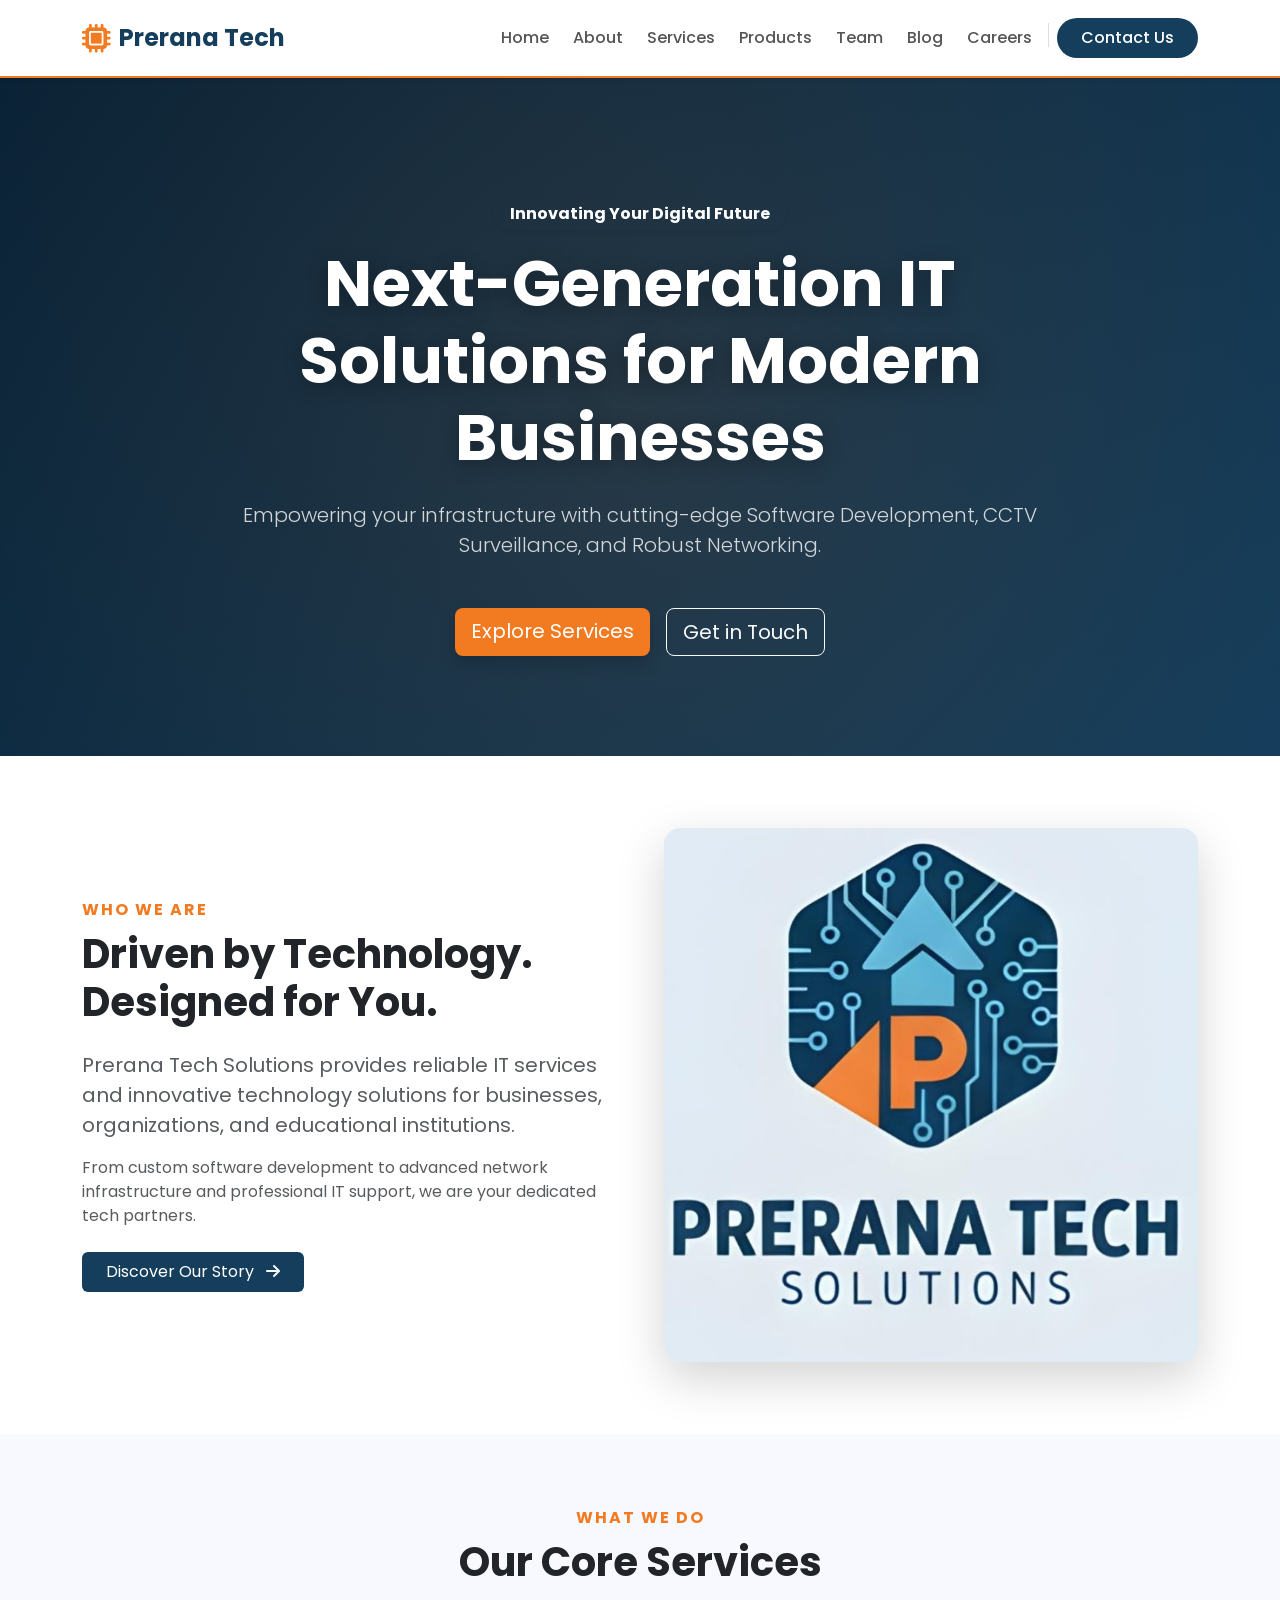
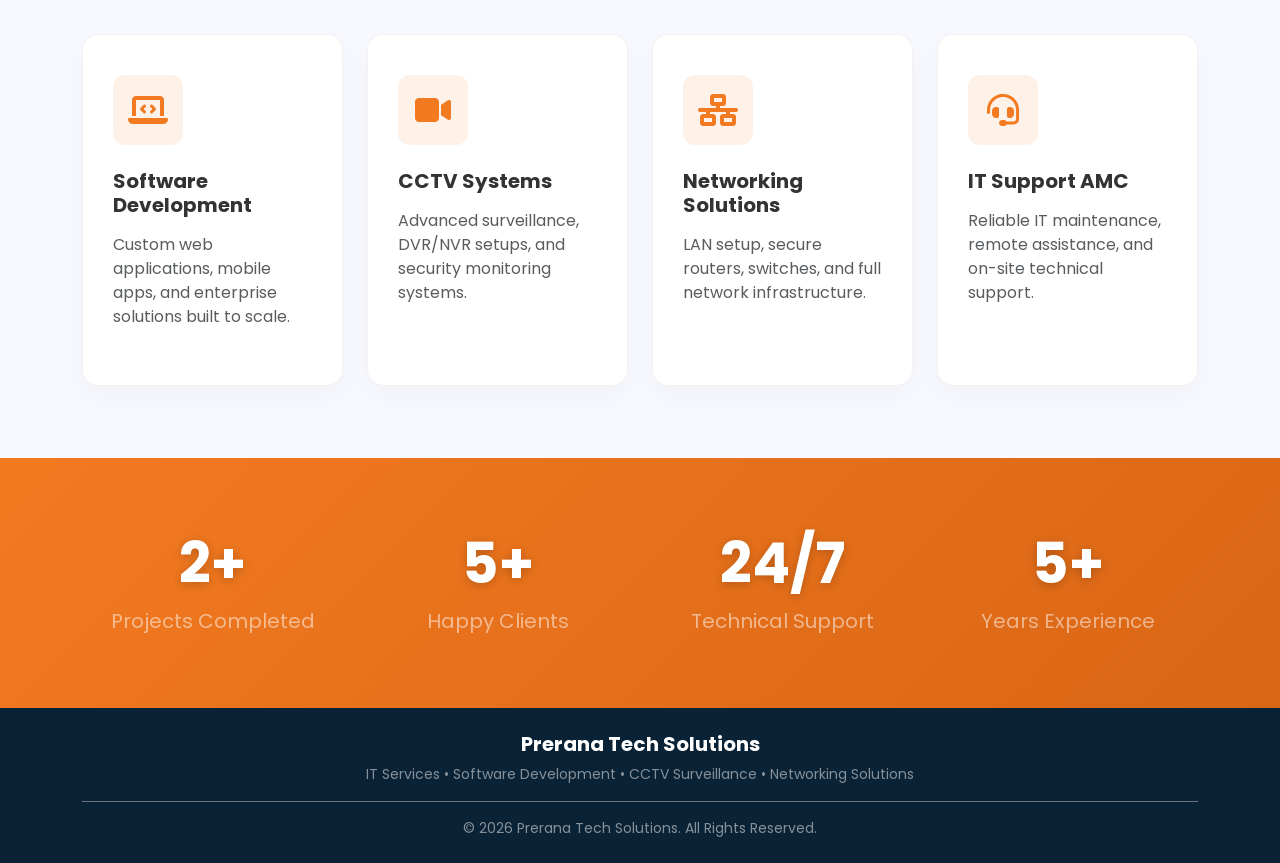
<file: index.html>
<!DOCTYPE html>
<html lang="en">
<head>
    <meta charset="UTF-8">
    <meta name="viewport" content="width=device-width, initial-scale=1.0">
    <title>Prerana Tech Solutions | IT Services & Technology Solutions</title>
    <link href="https://fonts.googleapis.com/css2?family=Poppins:wght@300;400;600;700&display=swap" rel="stylesheet">
    <link href="https://cdn.jsdelivr.net/npm/bootstrap@5.3.2/dist/css/bootstrap.min.css" rel="stylesheet">
    <link href="https://cdnjs.cloudflare.com/ajax/libs/font-awesome/6.5.0/css/all.min.css" rel="stylesheet">
    <link rel="stylesheet" href="style.css">
</head>
<body class="d-flex flex-column min-vh-100">

    <nav class="navbar navbar-expand-lg sticky-top custom-navbar shadow-sm">
        <div class="container">
            <a class="navbar-brand fw-bold d-flex align-items-center gap-2" href="index.html">
                <i class="fa-solid fa-microchip brand-icon"></i> 
                <span>Prerana Tech</span>
            </a>
            <button class="navbar-toggler" type="button" data-bs-toggle="collapse" data-bs-target="#navbarNav" aria-controls="navbarNav" aria-expanded="false" aria-label="Toggle navigation">
                <i class="fa-solid fa-bars"></i>
            </button>
            <div class="collapse navbar-collapse justify-content-end" id="navbarNav">
                <ul class="navbar-nav align-items-center gap-2">
    <li class="nav-item"><a class="nav-link" href="index.html">Home</a></li>
    <li class="nav-item"><a class="nav-link" href="about.html">About</a></li>
    <li class="nav-item"><a class="nav-link" href="services.html">Services</a></li>
    <li class="nav-item"><a class="nav-link" href="products.html">Products</a></li>
    <li class="nav-item"><a class="nav-link" href="Team.html">Team</a></li>
    
    <li class="nav-item"><a class="nav-link" href="blog.html">Blog</a></li>
    <li class="nav-item"><a class="nav-link" href="careers.html">Careers</a></li>
    
    <li class="nav-item d-none d-lg-block"><span class="nav-divider" style="width: 1px; height: 24px; background: #ddd; display: inline-block;"></span></li>
    <li class="nav-item mt-2 mt-lg-0">
        <a class="nav-link btn-contact bg-orange" href="contact.html">Contact Us</a>
    </li>
</ul>
            </div>
        </div>
    </nav>

    <main class="flex-grow-1">
        <section class="hero-section text-center text-white">
            <div class="container hero-content">
                <div class="row justify-content-center">
                    <div class="col-lg-9">
                        <span class="badge bg-orange text-white mb-3 px-3 py-2 rounded-pill fs-6 shadow-sm">Innovating Your Digital Future</span>
                        <h1 class="display-3 fw-bold mb-4 hero-title">
                            Next-Generation IT Solutions for Modern Businesses
                        </h1>
                        <p class="lead mb-5 hero-subtitle">
                            Empowering your infrastructure with cutting-edge Software Development, CCTV Surveillance, and Robust Networking.
                        </p>
                        <div class="d-flex justify-content-center gap-3">
                            <a href="services.html" class="btn btn-orange btn-lg shadow">Explore Services</a>
                            <a href="contact.html" class="btn btn-outline-light btn-lg">Get in Touch</a>
                        </div>
                    </div>
                </div>
            </div>
            </section>

        <section class="py-5 bg-white">
            <div class="container py-4">
                <div class="row align-items-center g-5">
                    <div class="col-lg-6">
                        <div class="section-title mb-4">
                            <span class="text-orange fw-bold text-uppercase tracking-wider">Who We Are</span>
                            <h2 class="fw-bold text-dark mt-2 display-6">Driven by Technology. Designed for You.</h2>
                        </div>
                        <p class="text-muted fs-5">
                            Prerana Tech Solutions provides reliable IT services and innovative technology solutions for businesses, organizations, and educational institutions.
                        </p>
                        <p class="text-muted mb-4">
                            From custom software development to advanced network infrastructure and professional IT support, we are your dedicated tech partners.
                        </p>
                        <a href="about.html" class="btn btn-blue px-4 py-2">Discover Our Story <i class="fa-solid fa-arrow-right ms-2"></i></a>
                    </div>
                    <div class="col-lg-6 text-center position-relative">
                        <div class="image-wrapper shadow-lg rounded-4 overflow-hidden">
                            <img src="assets/images/logo.jpeg" alt="Team collaborating" class="img-fluid hero-img">
                        </div>
                    </div>
                </div>
            </div>
        </section>

        <section class="bg-light-gray py-5">
            <div class="container py-4">
                <div class="text-center mb-5">
                    <span class="text-orange fw-bold text-uppercase tracking-wider">What We Do</span>
                    <h2 class="fw-bold text-dark mt-2 display-6">Our Core Services</h2>
                </div>
                
                <div class="row g-4">
                    <div class="col-md-6 col-lg-3">
                        <div class="custom-card h-100">
                            <div class="icon-box mb-4">
                                <i class="fa-solid fa-laptop-code"></i>
                            </div>
                            <h5 class="fw-bold mb-3">Software Development</h5>
                            <p class="text-muted">Custom web applications, mobile apps, and enterprise solutions built to scale.</p>
                        </div>
                    </div>
                    <div class="col-md-6 col-lg-3">
                        <div class="custom-card h-100">
                            <div class="icon-box mb-4">
                                <i class="fa-solid fa-video"></i>
                            </div>
                            <h5 class="fw-bold mb-3">CCTV Systems</h5>
                            <p class="text-muted">Advanced surveillance, DVR/NVR setups, and security monitoring systems.</p>
                        </div>
                    </div>
                    <div class="col-md-6 col-lg-3">
                        <div class="custom-card h-100">
                            <div class="icon-box mb-4">
                                <i class="fa-solid fa-network-wired"></i>
                            </div>
                            <h5 class="fw-bold mb-3">Networking Solutions</h5>
                            <p class="text-muted">LAN setup, secure routers, switches, and full network infrastructure.</p>
                        </div>
                    </div>
                    <div class="col-md-6 col-lg-3">
                        <div class="custom-card h-100">
                            <div class="icon-box mb-4">
                                <i class="fa-solid fa-headset"></i>
                            </div>
                            <h5 class="fw-bold mb-3">IT Support AMC</h5>
                            <p class="text-muted">Reliable IT maintenance, remote assistance, and on-site technical support.</p>
                        </div>
                    </div>
                </div>
            </div>
        </section>

        <section class="stats-section text-white py-5 position-relative">
            <div class="container py-4">
                <div class="row g-4 text-center">
                    <div class="col-6 col-md-3">
                        <div class="stat-item">
                            <h2 class="display-4 fw-bold mb-2">2+</h2>
                            <p class="fs-5 mb-0 text-white-50">Projects Completed</p>
                        </div>
                    </div>
                    <div class="col-6 col-md-3">
                        <div class="stat-item">
                            <h2 class="display-4 fw-bold mb-2">5+</h2>
                            <p class="fs-5 mb-0 text-white-50">Happy Clients</p>
                        </div>
                    </div>
                    <div class="col-6 col-md-3">
                        <div class="stat-item">
                            <h2 class="display-4 fw-bold mb-2">24/7</h2>
                            <p class="fs-5 mb-0 text-white-50">Technical Support</p>
                        </div>
                    </div>
                    <div class="col-6 col-md-3">
                        <div class="stat-item">
                            <h2 class="display-4 fw-bold mb-2">5+</h2>
                            <p class="fs-5 mb-0 text-white-50">Years Experience</p>
                        </div>
                    </div>
                </div>
            </div>
        </section>

    </main>

    <footer class="custom-footer text-center py-4">
        <div class="container">
            <h5 class="fw-bold mb-2">Prerana Tech Solutions</h5>
            <p class="small text-white-50 mb-3">
                IT Services • Software Development • CCTV Surveillance • Networking Solutions
            </p>
            <div class="border-top border-secondary pt-3 mt-3">
                <p class="mb-0 small text-white-50">© 2026 Prerana Tech Solutions. All Rights Reserved.</p>
            </div>
        </div>
    </footer>

    <script src="https://cdn.jsdelivr.net/npm/bootstrap@5.3.2/dist/js/bootstrap.bundle.min.js"></script>
</body>
</html>
</file>
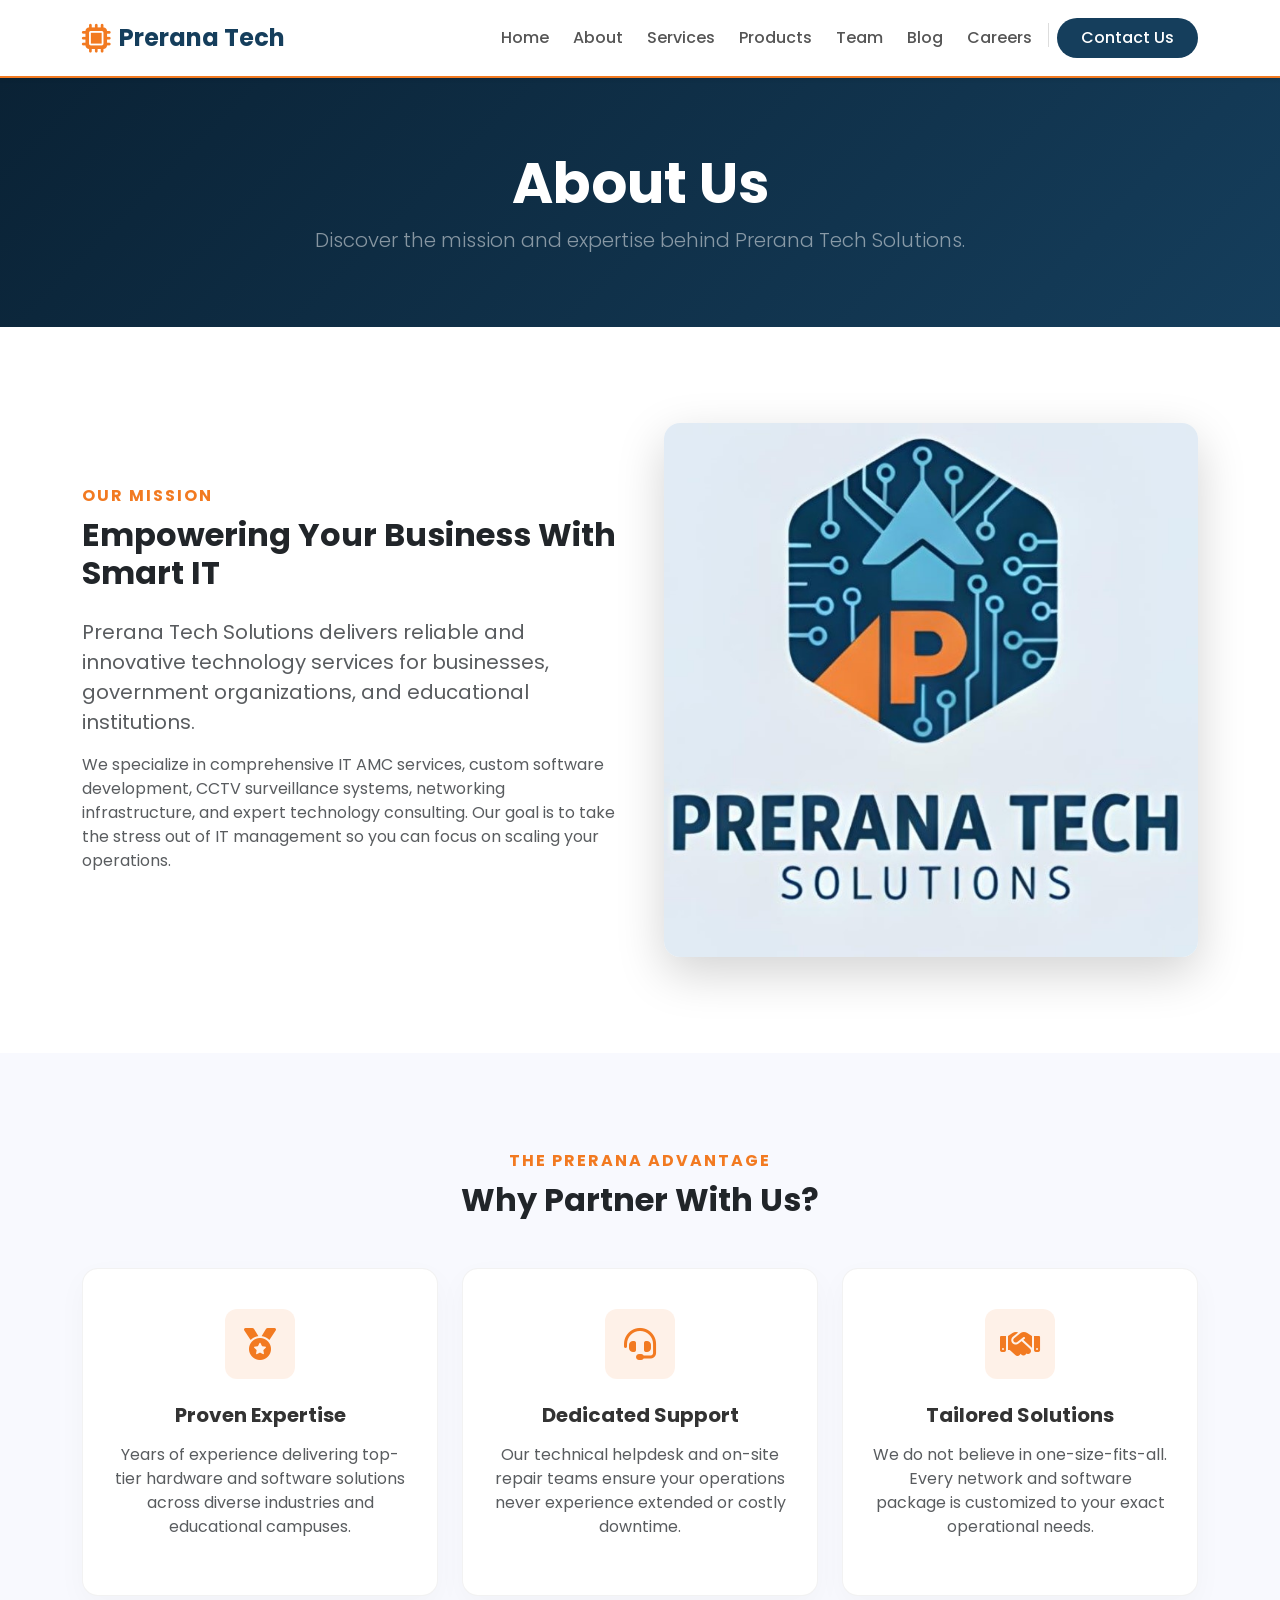
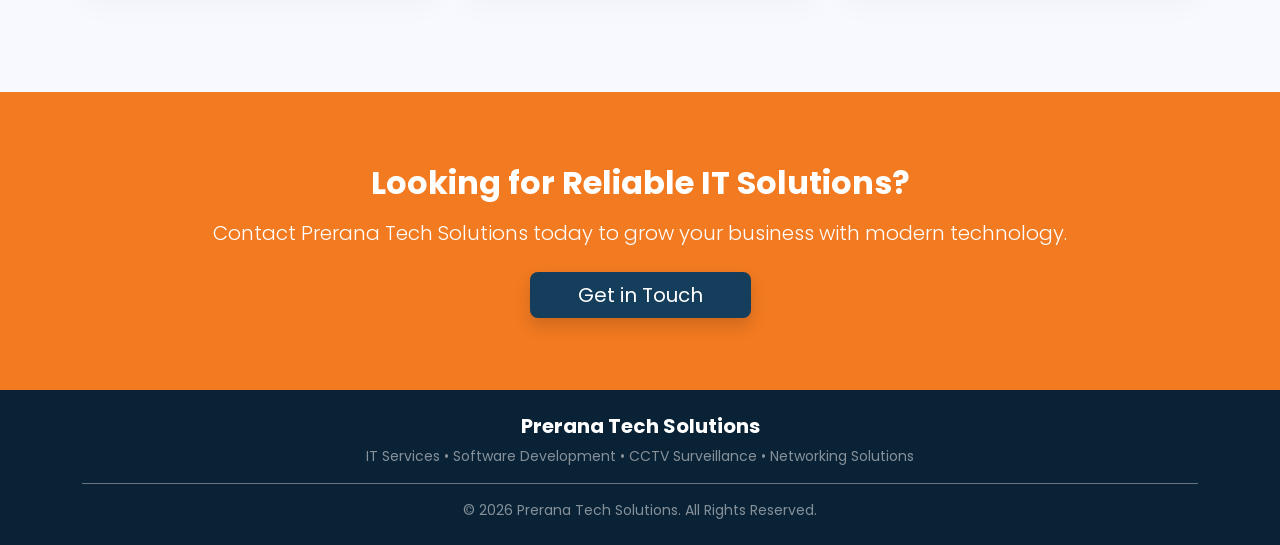
<file: about.html>
<!DOCTYPE html>
<html lang="en">
<head>
    <meta charset="UTF-8">
    <meta name="viewport" content="width=device-width, initial-scale=1.0">
    <title>About Us | Prerana Tech Solutions</title>
    <link href="https://fonts.googleapis.com/css2?family=Poppins:wght@300;400;600;700&display=swap" rel="stylesheet">
    <link href="https://cdn.jsdelivr.net/npm/bootstrap@5.3.2/dist/css/bootstrap.min.css" rel="stylesheet">
    <link href="https://cdnjs.cloudflare.com/ajax/libs/font-awesome/6.5.0/css/all.min.css" rel="stylesheet">
    <link rel="stylesheet" href="style.css">
</head>
<body class="d-flex flex-column min-vh-100">

    <nav class="navbar navbar-expand-lg sticky-top custom-navbar shadow-sm">
        <div class="container">
            <a class="navbar-brand fw-bold d-flex align-items-center gap-2" href="index.html">
                <i class="fa-solid fa-microchip brand-icon"></i> 
                <span>Prerana Tech</span>
            </a>
            <button class="navbar-toggler" type="button" data-bs-toggle="collapse" data-bs-target="#navbarNav" aria-controls="navbarNav" aria-expanded="false" aria-label="Toggle navigation">
                <i class="fa-solid fa-bars"></i>
            </button>
            <div class="collapse navbar-collapse justify-content-end" id="navbarNav">
                <ul class="navbar-nav align-items-center gap-2">
    <li class="nav-item"><a class="nav-link" href="index.html">Home</a></li>
    <li class="nav-item"><a class="nav-link" href="about.html">About</a></li>
    <li class="nav-item"><a class="nav-link" href="services.html">Services</a></li>
    <li class="nav-item"><a class="nav-link" href="products.html">Products</a></li>
    <li class="nav-item"><a class="nav-link" href="Team.html">Team</a></li>
    
    <li class="nav-item"><a class="nav-link" href="blog.html">Blog</a></li>
    <li class="nav-item"><a class="nav-link" href="careers.html">Careers</a></li>
    
    <li class="nav-item d-none d-lg-block"><span class="nav-divider" style="width: 1px; height: 24px; background: #ddd; display: inline-block;"></span></li>
    <li class="nav-item mt-2 mt-lg-0">
        <a class="nav-link btn-contact bg-orange" href="contact.html">Contact Us</a>
    </li>
</ul>
            </div>
        </div>
    </nav>

    <main class="flex-grow-1">

        <section class="py-5 text-center text-white" style="background: linear-gradient(135deg, var(--brand-blue-dark) 0%, var(--brand-blue) 100%);">
            <div class="container py-4">
                <h1 class="display-4 fw-bold">About Us</h1>
                <p class="lead text-white-50 mb-0">Discover the mission and expertise behind Prerana Tech Solutions.</p>
            </div>
        </section>

        <section class="py-5 bg-white">
            <div class="container py-5">
                <div class="row align-items-center g-5">
                    <div class="col-lg-6">
                        <span class="text-orange fw-bold text-uppercase tracking-wider">Our Mission</span>
                        <h2 class="fw-bold text-dark mt-2 mb-4">Empowering Your Business With Smart IT</h2>
                        <p class="text-muted fs-5">
                            Prerana Tech Solutions delivers reliable and innovative technology services for businesses, government organizations, and educational institutions.
                        </p>
                        <p class="text-muted mb-4">
                            We specialize in comprehensive IT AMC services, custom software development, CCTV surveillance systems, networking infrastructure, and expert technology consulting. Our goal is to take the stress out of IT management so you can focus on scaling your operations.
                        </p>
                    </div>
                    <div class="col-lg-6">
                        <div class="image-wrapper shadow-lg rounded-4 overflow-hidden">
                            <img src="assets/images/logo.jpeg" alt="Business team collaborating on IT solutions" class="img-fluid hero-img">
                        </div>
                    </div>
                </div>
            </div>
        </section>

        <section class="bg-light-gray py-5">
            <div class="container py-5">
                <div class="text-center mb-5">
                    <span class="text-orange fw-bold text-uppercase tracking-wider">The Prerana Advantage</span>
                    <h2 class="fw-bold text-dark mt-2">Why Partner With Us?</h2>
                </div>
                
                <div class="row g-4">
                    <div class="col-md-4">
                        <div class="custom-card h-100 text-center">
                            <div class="icon-box mx-auto mb-4">
                                <i class="fa-solid fa-medal"></i>
                            </div>
                            <h5 class="fw-bold mb-3">Proven Expertise</h5>
                            <p class="text-muted">Years of experience delivering top-tier hardware and software solutions across diverse industries and educational campuses.</p>
                        </div>
                    </div>
                    <div class="col-md-4">
                        <div class="custom-card h-100 text-center">
                            <div class="icon-box mx-auto mb-4">
                                <i class="fa-solid fa-headset"></i>
                            </div>
                            <h5 class="fw-bold mb-3">Dedicated Support</h5>
                            <p class="text-muted">Our technical helpdesk and on-site repair teams ensure your operations never experience extended or costly downtime.</p>
                        </div>
                    </div>
                    <div class="col-md-4">
                        <div class="custom-card h-100 text-center">
                            <div class="icon-box mx-auto mb-4">
                                <i class="fa-solid fa-handshake"></i>
                            </div>
                            <h5 class="fw-bold mb-3">Tailored Solutions</h5>
                            <p class="text-muted">We do not believe in one-size-fits-all. Every network and software package is customized to your exact operational needs.</p>
                        </div>
                    </div>
                </div>
            </div>
        </section>

        <section class="py-5 text-center text-white" style="background-color: var(--brand-orange);">
            <div class="container py-4">
                <h2 class="fw-bold mb-3">Looking for Reliable IT Solutions?</h2>
                <p class="lead mb-4">Contact Prerana Tech Solutions today to grow your business with modern technology.</p>
                <a href="contact.html" class="btn btn-blue btn-lg px-5 shadow">Get in Touch</a>
            </div>
        </section>

    </main>

    <footer class="custom-footer text-center py-4">
        <div class="container">
            <h5 class="fw-bold mb-2">Prerana Tech Solutions</h5>
            <p class="small text-white-50 mb-3">
                IT Services • Software Development • CCTV Surveillance • Networking Solutions
            </p>
            <div class="border-top border-secondary pt-3 mt-3">
                <p class="mb-0 small text-white-50">© 2026 Prerana Tech Solutions. All Rights Reserved.</p>
            </div>
        </div>
    </footer>

    <script src="https://cdn.jsdelivr.net/npm/bootstrap@5.3.2/dist/js/bootstrap.bundle.min.js"></script>
</body>
</html>
</file>
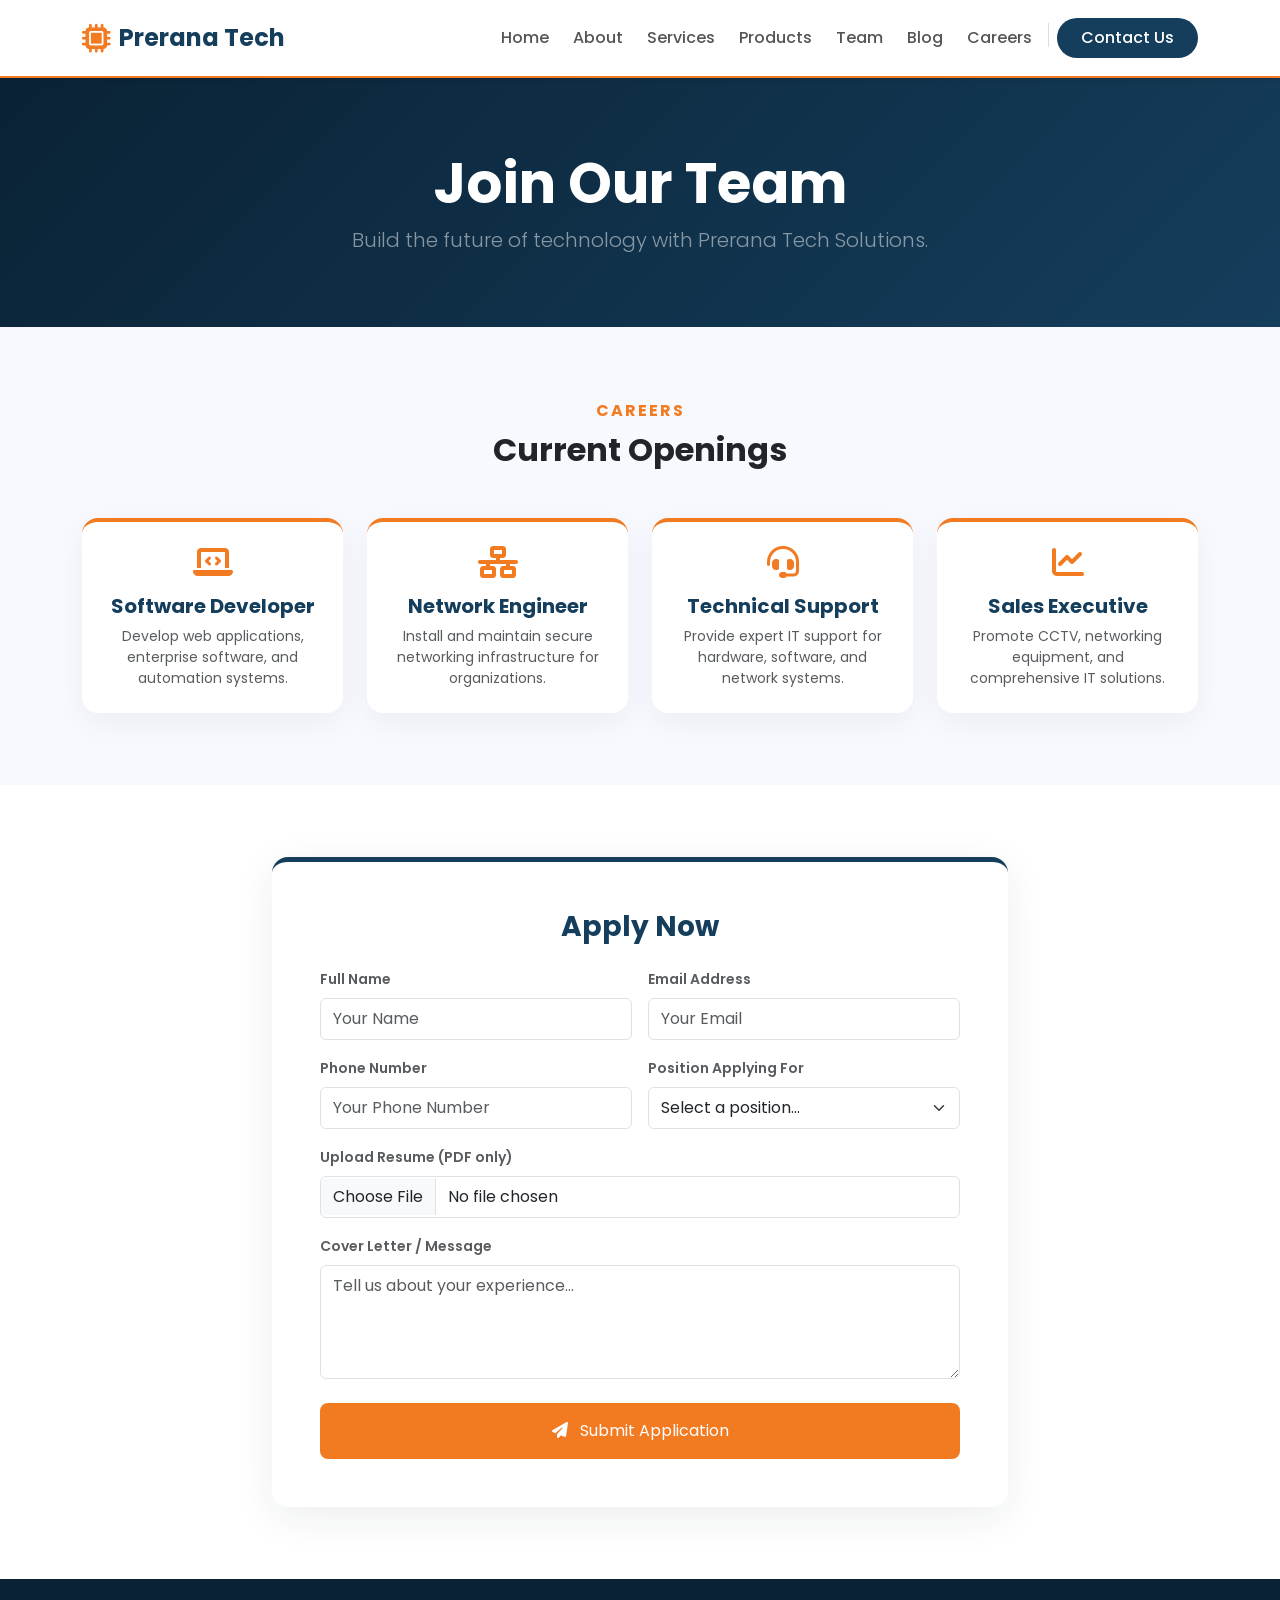
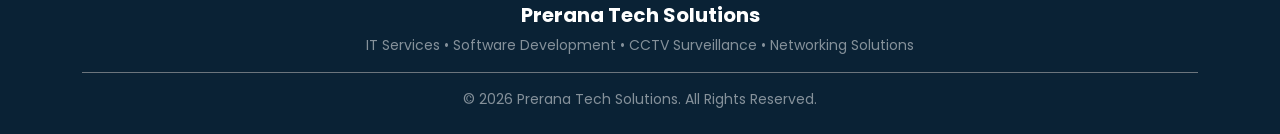
<file: careers.html>
<!DOCTYPE html>
<html lang="en">
<head>
    <meta charset="UTF-8">
    <meta name="viewport" content="width=device-width, initial-scale=1.0">
    <title>Careers | Prerana Tech Solutions</title>
    <link href="https://fonts.googleapis.com/css2?family=Poppins:wght@300;400;600;700&display=swap" rel="stylesheet">
    <link href="https://cdn.jsdelivr.net/npm/bootstrap@5.3.2/dist/css/bootstrap.min.css" rel="stylesheet">
    <link href="https://cdnjs.cloudflare.com/ajax/libs/font-awesome/6.5.0/css/all.min.css" rel="stylesheet">
    <link rel="stylesheet" href="style.css">
    
    <style>
        .job-card {
            background: #ffffff;
            border-radius: 16px;
            box-shadow: 0 10px 30px rgba(0,0,0,0.05);
            border-top: 4px solid var(--brand-orange);
            transition: all 0.3s ease;
        }
        .job-card:hover {
            transform: translateY(-8px);
            box-shadow: 0 15px 40px rgba(29, 42, 58, 0.1);
        }
        .form-card {
            background: #ffffff;
            border-radius: 16px;
            box-shadow: 0 10px 40px rgba(29, 42, 58, 0.08);
            border-top: 5px solid var(--brand-blue);
        }
    </style>
</head>
<body class="d-flex flex-column min-vh-100">

    <nav class="navbar navbar-expand-lg sticky-top custom-navbar shadow-sm">
        <div class="container">
            <a class="navbar-brand fw-bold d-flex align-items-center gap-2" href="index.html">
                <i class="fa-solid fa-microchip brand-icon"></i> 
                <span>Prerana Tech</span>
            </a>
            <button class="navbar-toggler" type="button" data-bs-toggle="collapse" data-bs-target="#navbarNav">
                <i class="fa-solid fa-bars"></i>
            </button>
            <div class="collapse navbar-collapse justify-content-end" id="navbarNav">
                <ul class="navbar-nav align-items-center gap-2">
    <li class="nav-item"><a class="nav-link" href="index.html">Home</a></li>
    <li class="nav-item"><a class="nav-link" href="about.html">About</a></li>
    <li class="nav-item"><a class="nav-link" href="services.html">Services</a></li>
    <li class="nav-item"><a class="nav-link" href="products.html">Products</a></li>
    <li class="nav-item"><a class="nav-link" href="Team.html">Team</a></li>
    
    <li class="nav-item"><a class="nav-link" href="blog.html">Blog</a></li>
    <li class="nav-item"><a class="nav-link" href="careers.html">Careers</a></li>
    
    <li class="nav-item d-none d-lg-block"><span class="nav-divider" style="width: 1px; height: 24px; background: #ddd; display: inline-block;"></span></li>
    <li class="nav-item mt-2 mt-lg-0">
        <a class="nav-link btn-contact bg-orange" href="contact.html">Contact Us</a>
    </li>
</ul>
            </div>
        </div>
    </nav>

    <main class="flex-grow-1 bg-light-gray">
        
        <section class="py-5 text-center text-white" style="background: linear-gradient(135deg, var(--brand-blue-dark) 0%, var(--brand-blue) 100%);">
            <div class="container py-4">
                <h1 class="display-4 fw-bold">Join Our Team</h1>
                <p class="lead text-white-50 mb-0">Build the future of technology with Prerana Tech Solutions.</p>
            </div>
        </section>

        <section class="py-5">
            <div class="container py-4">
                <div class="text-center mb-5">
                    <span class="text-orange fw-bold text-uppercase tracking-wider">Careers</span>
                    <h2 class="fw-bold text-dark mt-2">Current Openings</h2>
                </div>

                <div class="row g-4">
                    <div class="col-md-6 col-lg-3">
                        <div class="job-card p-4 text-center h-100">
                            <i class="fa-solid fa-laptop-code fa-2x text-orange mb-3"></i>
                            <h5 class="fw-bold text-blue">Software Developer</h5>
                            <p class="text-muted small mb-0">Develop web applications, enterprise software, and automation systems.</p>
                        </div>
                    </div>
                    <div class="col-md-6 col-lg-3">
                        <div class="job-card p-4 text-center h-100">
                            <i class="fa-solid fa-network-wired fa-2x text-orange mb-3"></i>
                            <h5 class="fw-bold text-blue">Network Engineer</h5>
                            <p class="text-muted small mb-0">Install and maintain secure networking infrastructure for organizations.</p>
                        </div>
                    </div>
                    <div class="col-md-6 col-lg-3">
                        <div class="job-card p-4 text-center h-100">
                            <i class="fa-solid fa-headset fa-2x text-orange mb-3"></i>
                            <h5 class="fw-bold text-blue">Technical Support</h5>
                            <p class="text-muted small mb-0">Provide expert IT support for hardware, software, and network systems.</p>
                        </div>
                    </div>
                    <div class="col-md-6 col-lg-3">
                        <div class="job-card p-4 text-center h-100">
                            <i class="fa-solid fa-chart-line fa-2x text-orange mb-3"></i>
                            <h5 class="fw-bold text-blue">Sales Executive</h5>
                            <p class="text-muted small mb-0">Promote CCTV, networking equipment, and comprehensive IT solutions.</p>
                        </div>
                    </div>
                </div>
            </div>
        </section>

        <section class="py-5 bg-white">
            <div class="container py-4">
                <div class="row justify-content-center">
                    <div class="col-md-8">
                        <div class="form-card p-4 p-md-5">
                            <h3 class="fw-bold text-blue text-center mb-4">Apply Now</h3>
                            
                            <form id="applicationForm">
                                <div class="row g-3">
                                    <div class="col-md-6">
                                        <label class="form-label fw-semibold text-muted small">Full Name</label>
                                        <input type="text" name="Name" class="form-control py-2" placeholder="Your Name" required>
                                    </div>
                                    <div class="col-md-6">
                                        <label class="form-label fw-semibold text-muted small">Email Address</label>
                                        <input type="email" name="Email" class="form-control py-2" placeholder="Your Email" required>
                                    </div>
                                    <div class="col-md-6">
                                        <label class="form-label fw-semibold text-muted small">Phone Number</label>
                                        <input type="tel" name="Phone" class="form-control py-2" placeholder="Your Phone Number" required>
                                    </div>
                                    <div class="col-md-6">
                                        <label class="form-label fw-semibold text-muted small">Position Applying For</label>
                                        <select name="Position" class="form-select py-2" required>
                                            <option value="" disabled selected>Select a position...</option>
                                            <option value="Software Developer">Software Developer</option>
                                            <option value="Network Engineer">Network Engineer</option>
                                            <option value="Technical Support">Technical Support</option>
                                            <option value="Sales Executive">Sales Executive</option>
                                        </select>
                                    </div>
                                    <div class="col-12">
                                        <label class="form-label fw-semibold text-muted small">Upload Resume (PDF only)</label>
                                        <input placeholder="Insert your resume" type="file" id="resumeFile" class="form-control py-2" accept=".pdf" required>
                                    </div>
                                    <div class="col-12">
                                        <label class="form-label fw-semibold text-muted small">Cover Letter / Message</label>
                                        <textarea name="Message" class="form-control py-2" rows="4" placeholder="Tell us about your experience..." required></textarea>
                                    </div>
                                    <div class="col-12 mt-4 text-center">
                                        <button type="submit" id="submitBtn" class="btn btn-orange px-5 py-3 rounded-3 w-100">
                                            <i class="fa-solid fa-paper-plane me-2"></i> Submit Application
                                        </button>
                                    </div>
                                </div>
                            </form>
                        </div>
                    </div>
                </div>
            </div>
        </section>

    </main>

    <footer class="custom-footer text-center py-4">
        <div class="container">
            <h5 class="fw-bold mb-2">Prerana Tech Solutions</h5>
            <p class="small text-white-50 mb-3">
                IT Services • Software Development • CCTV Surveillance • Networking Solutions
            </p>
            <div class="border-top border-secondary pt-3 mt-3">
                <p class="mb-0 small text-white-50">© 2026 Prerana Tech Solutions. All Rights Reserved.</p>
            </div>
        </div>
    </footer>

    <script src="https://cdn.jsdelivr.net/npm/bootstrap@5.3.2/dist/js/bootstrap.bundle.min.js"></script>

    <script>
        // STEP 1: Paste your new Google Web App URL here
        const scriptURL = 'https://script.google.com/macros/s/AKfycbyozRM_pLT952d1S7zkGWGtNbgF8JB_dryGv2CuhqGOUnXJjtrspaW-zmknWRmXC75PQg/exec'; 
        
        const form = document.getElementById('applicationForm');
        const submitBtn = document.getElementById('submitBtn');
        const fileInput = document.getElementById('resumeFile');

        form.addEventListener('submit', async (e) => {
            e.preventDefault(); 
            
            submitBtn.disabled = true;
            submitBtn.innerHTML = '<i class="fa-solid fa-spinner fa-spin me-2"></i> Uploading Application...';

            const file = fileInput.files[0];
            if (!file) {
                alert("Please select a file to upload.");
                resetButton();
                return;
            }

            // Read the file and convert it to Base64
            const reader = new FileReader();
            reader.onload = function() {
                // The result looks like: "[data-uri]..."
                // We split it to only grab the actual Base64 string at the end.
                const base64String = reader.result.split(',')[1];
                
                const data = new URLSearchParams();
                data.append("Name", form.Name.value);
                data.append("Email", form.Email.value);
                data.append("Phone", form.Phone.value);
                data.append("Position", form.Position.value);
                data.append("Message", form.Message.value);
                
                // Add the file metadata and content
                data.append("filename", file.name);
                data.append("mimeType", file.type);
                data.append("fileContent", base64String);

                // Send to Google Apps Script
                fetch(scriptURL, {
                    method: 'POST',
                    body: data
                })
                .then(response => {
                    alert('Success! Your application and resume have been submitted.');
                    form.reset(); 
                    resetButton();
                })
                .catch(error => {
                    alert('Oops! Something went wrong. Please try again.');
                    console.error('Error!', error.message);
                    resetButton();
                });
            };
            
            // This triggers the reader.onload function above
            reader.readAsDataURL(file);
        });

        function resetButton() {
            submitBtn.disabled = false;
            submitBtn.innerHTML = '<i class="fa-solid fa-paper-plane me-2"></i> Submit Application';
        }
    </script>
</body>
</html>
</file>
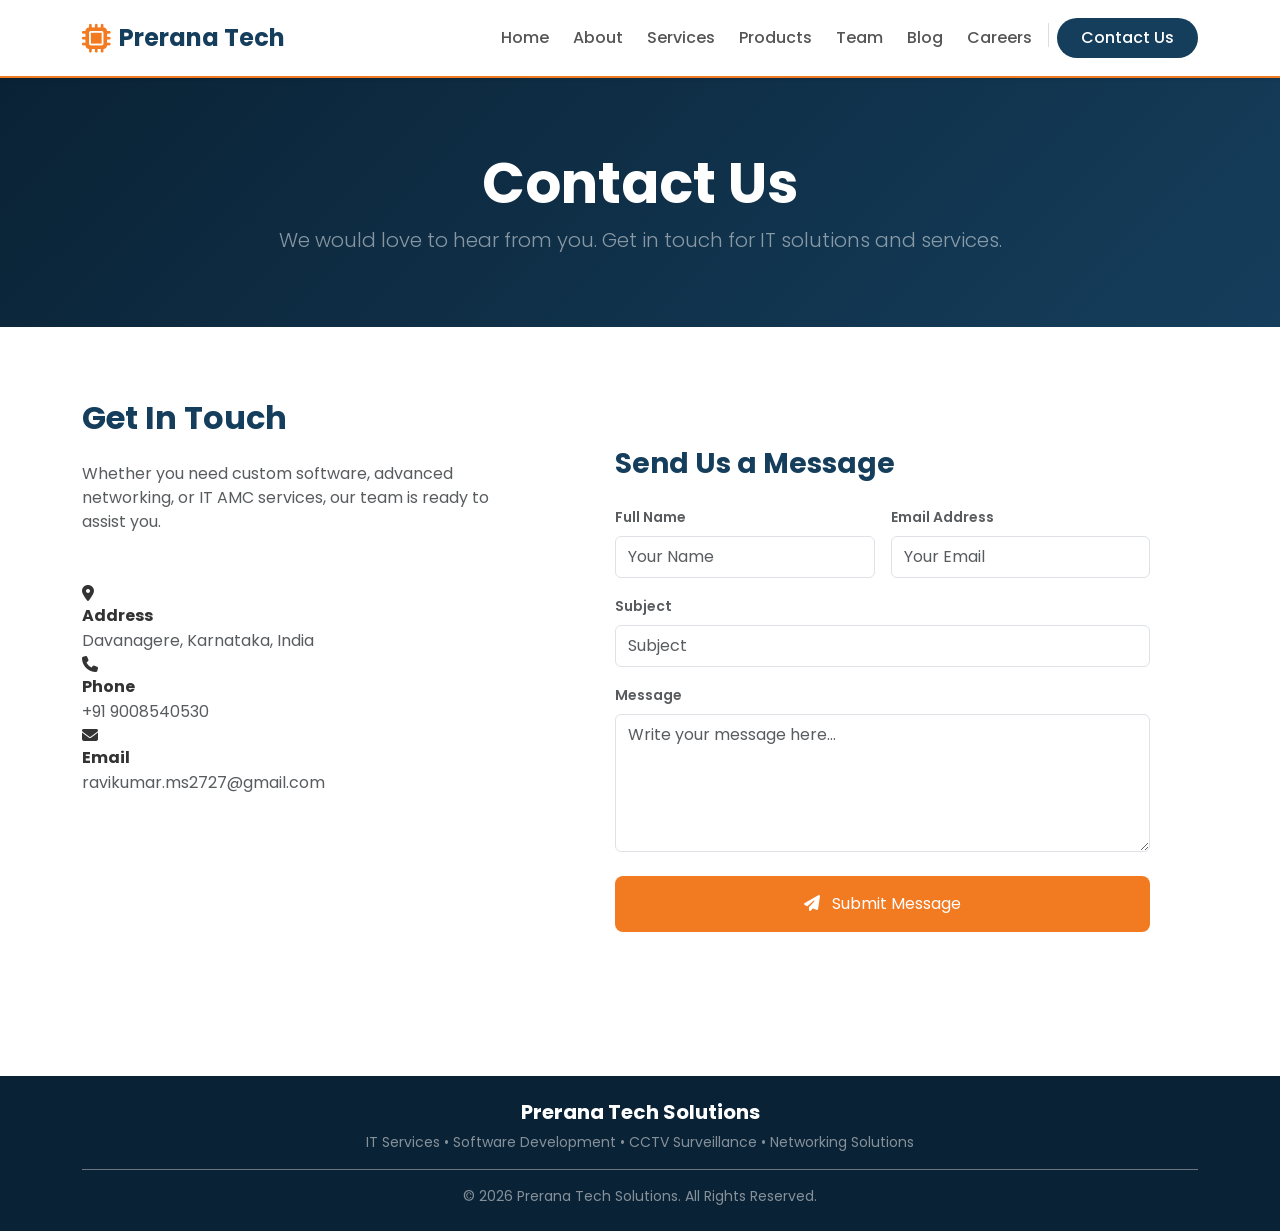
<file: contact.html>
<!DOCTYPE html>
<html lang="en">
<head>
    <meta charset="UTF-8">
    <meta name="viewport" content="width=device-width, initial-scale=1.0">
    <title>Contact Us | Prerana Tech Solutions</title>
    <link href="https://fonts.googleapis.com/css2?family=Poppins:wght@300;400;600;700&display=swap" rel="stylesheet">
    <link href="https://cdn.jsdelivr.net/npm/bootstrap@5.3.2/dist/css/bootstrap.min.css" rel="stylesheet">
    <link href="https://cdnjs.cloudflare.com/ajax/libs/font-awesome/6.5.0/css/all.min.css" rel="stylesheet">
    
    <link rel="stylesheet" href="style.css">
</head>
<body class="d-flex flex-column min-vh-100">

    <nav class="navbar navbar-expand-lg sticky-top custom-navbar shadow-sm">
        <div class="container">
            <a class="navbar-brand fw-bold d-flex align-items-center gap-2" href="index.html">
                <i class="fa-solid fa-microchip brand-icon"></i> 
                <span>Prerana Tech</span>
            </a>
            <button class="navbar-toggler" type="button" data-bs-toggle="collapse" data-bs-target="#navbarNav">
                <i class="fa-solid fa-bars"></i>
            </button>
            <div class="collapse navbar-collapse justify-content-end" id="navbarNav">
                <ul class="navbar-nav align-items-center gap-2">
    <li class="nav-item"><a class="nav-link" href="index.html">Home</a></li>
    <li class="nav-item"><a class="nav-link" href="about.html">About</a></li>
    <li class="nav-item"><a class="nav-link" href="services.html">Services</a></li>
    <li class="nav-item"><a class="nav-link" href="products.html">Products</a></li>
    <li class="nav-item"><a class="nav-link" href="Team.html">Team</a></li>
    
    <li class="nav-item"><a class="nav-link" href="blog.html">Blog</a></li>
    <li class="nav-item"><a class="nav-link" href="careers.html">Careers</a></li>
    
    <li class="nav-item d-none d-lg-block"><span class="nav-divider" style="width: 1px; height: 24px; background: #ddd; display: inline-block;"></span></li>
    <li class="nav-item mt-2 mt-lg-0">
        <a class="nav-link btn-contact bg-orange" href="contact.html">Contact Us</a>
    </li>
</ul>
            </div>
        </div>
    </nav>

    <main class="flex-grow-1">
        
        <section class="py-5 text-center text-white" style="background: linear-gradient(135deg, var(--brand-blue-dark) 0%, var(--brand-blue) 100%);">
            <div class="container py-4">
                <h1 class="display-4 fw-bold">Contact Us</h1>
                <p class="lead text-white-50 mb-0">We would love to hear from you. Get in touch for IT solutions and services.</p>
            </div>
        </section>

        <div class="container py-5 mt-4 mb-5">
            <div class="row g-5 align-items-start">
                
                <div class="col-lg-5">
                    <h2 class="fw-bold text-blue mb-4">Get In Touch</h2>
                    <p class="text-muted mb-5">Whether you need custom software, advanced networking, or IT AMC services, our team is ready to assist you.</p>
                    
                    <div class="info-box">
                        <div class="info-icon"><i class="fa-solid fa-location-dot"></i></div>
                        <div>
                            <h6 class="fw-bold mb-1">Address</h6>
                            <p class="text-muted mb-0">Davanagere, Karnataka, India</p>
                        </div>
                    </div>
                    
                    <div class="info-box">
                        <div class="info-icon"><i class="fa-solid fa-phone"></i></div>
                        <div>
                            <h6 class="fw-bold mb-1">Phone</h6>
                            <p class="text-muted mb-0">+91 9008540530</p>
                        </div>
                    </div>

                    <div class="info-box">
                        <div class="info-icon"><i class="fa-solid fa-envelope"></i></div>
                        <div>
                            <h6 class="fw-bold mb-1">Email</h6>
                            <p class="text-muted mb-0">ravikumar.ms2727@gmail.com</p>
                        </div>
                    </div>
                </div>

                <div class="col-lg-7">
                    <div class="contact-card p-4 p-md-5">
                        <h3 class="fw-bold text-blue mb-4">Send Us a Message</h3>
                        
                        <form id="googleSheetForm">
                            <div class="row g-3">
                                <div class="col-md-6">
                                    <label class="form-label fw-semibold text-muted small">Full Name</label>
                                    <input type="text" name="Name" class="form-control py-2" placeholder="Your Name" required>
                                </div>
                                <div class="col-md-6">
                                    <label class="form-label fw-semibold text-muted small">Email Address</label>
                                    <input type="email" name="Email" class="form-control py-2" placeholder="Your Email" required>
                                </div>
                                <div class="col-12">
                                    <label class="form-label fw-semibold text-muted small">Subject</label>
                                    <input type="text" name="Subject" class="form-control py-2" placeholder="Subject" required>
                                </div>
                                <div class="col-12">
                                    <label class="form-label fw-semibold text-muted small">Message</label>
                                    <textarea name="Message" class="form-control py-2" rows="5" placeholder="Write your message here..." required></textarea>
                                </div>
                                <div class="col-12 mt-4">
                                    <button type="submit" id="submitBtn" class="btn btn-orange w-100 py-3 rounded-3">
                                        <i class="fa-solid fa-paper-plane me-2"></i> Submit Message
                                    </button>
                                </div>
                            </div>
                        </form>
                        </div>
                </div>

            </div>
        </div>
    </main>

    <footer class="custom-footer text-center py-4">
        <div class="container">
            <h5 class="fw-bold mb-2">Prerana Tech Solutions</h5>
            <p class="small text-white-50 mb-3">
                IT Services • Software Development • CCTV Surveillance • Networking Solutions
            </p>
            <div class="border-top border-secondary pt-3 mt-3">
                <p class="mb-0 small text-white-50">© 2026 Prerana Tech Solutions. All Rights Reserved.</p>
            </div>
        </div>
    </footer>

    <script src="https://cdn.jsdelivr.net/npm/bootstrap@5.3.2/dist/js/bootstrap.bundle.min.js"></script>

    <script>
        // STEP 1: Paste your Google Web App URL between the quotes below
        const scriptURL = 'https://script.google.com/macros/s/AKfycbzpWEHMc-gmgv_MCtD51wVG8U5OwXgmxhw2hskYNbTD-AGqpSwCCINqaFyDXWz2ya742g/exec'; 
        
        const form = document.getElementById('googleSheetForm');
        const submitBtn = document.getElementById('submitBtn');

        form.addEventListener('submit', e => {
            e.preventDefault(); // Stops the page from reloading
            
            // Change button text while sending
            submitBtn.disabled = true;
            submitBtn.innerHTML = '<i class="fa-solid fa-spinner fa-spin me-2"></i> Sending...';

            // Convert form data so Google Sheets can read it properly
            const formData = new FormData(form);
            const data = new URLSearchParams();
            for (const pair of formData) {
                data.append(pair[0], pair[1]);
            }

            // Send to Google Sheets
            fetch(scriptURL, {
                method: 'POST',
                body: data
            })
            .then(response => {
                alert('Success! Your message has been sent to the Prerana Tech team.');
                form.reset(); // Clears the form
                submitBtn.disabled = false;
                submitBtn.innerHTML = '<i class="fa-solid fa-paper-plane me-2"></i> Submit Message';
            })
            .catch(error => {
                alert('Oops! Something went wrong. Please try again.');
                submitBtn.disabled = false;
                submitBtn.innerHTML = '<i class="fa-solid fa-paper-plane me-2"></i> Submit Message';
                console.error('Error!', error.message);
            });
        });
    </script>
</body>
</html>
</file>
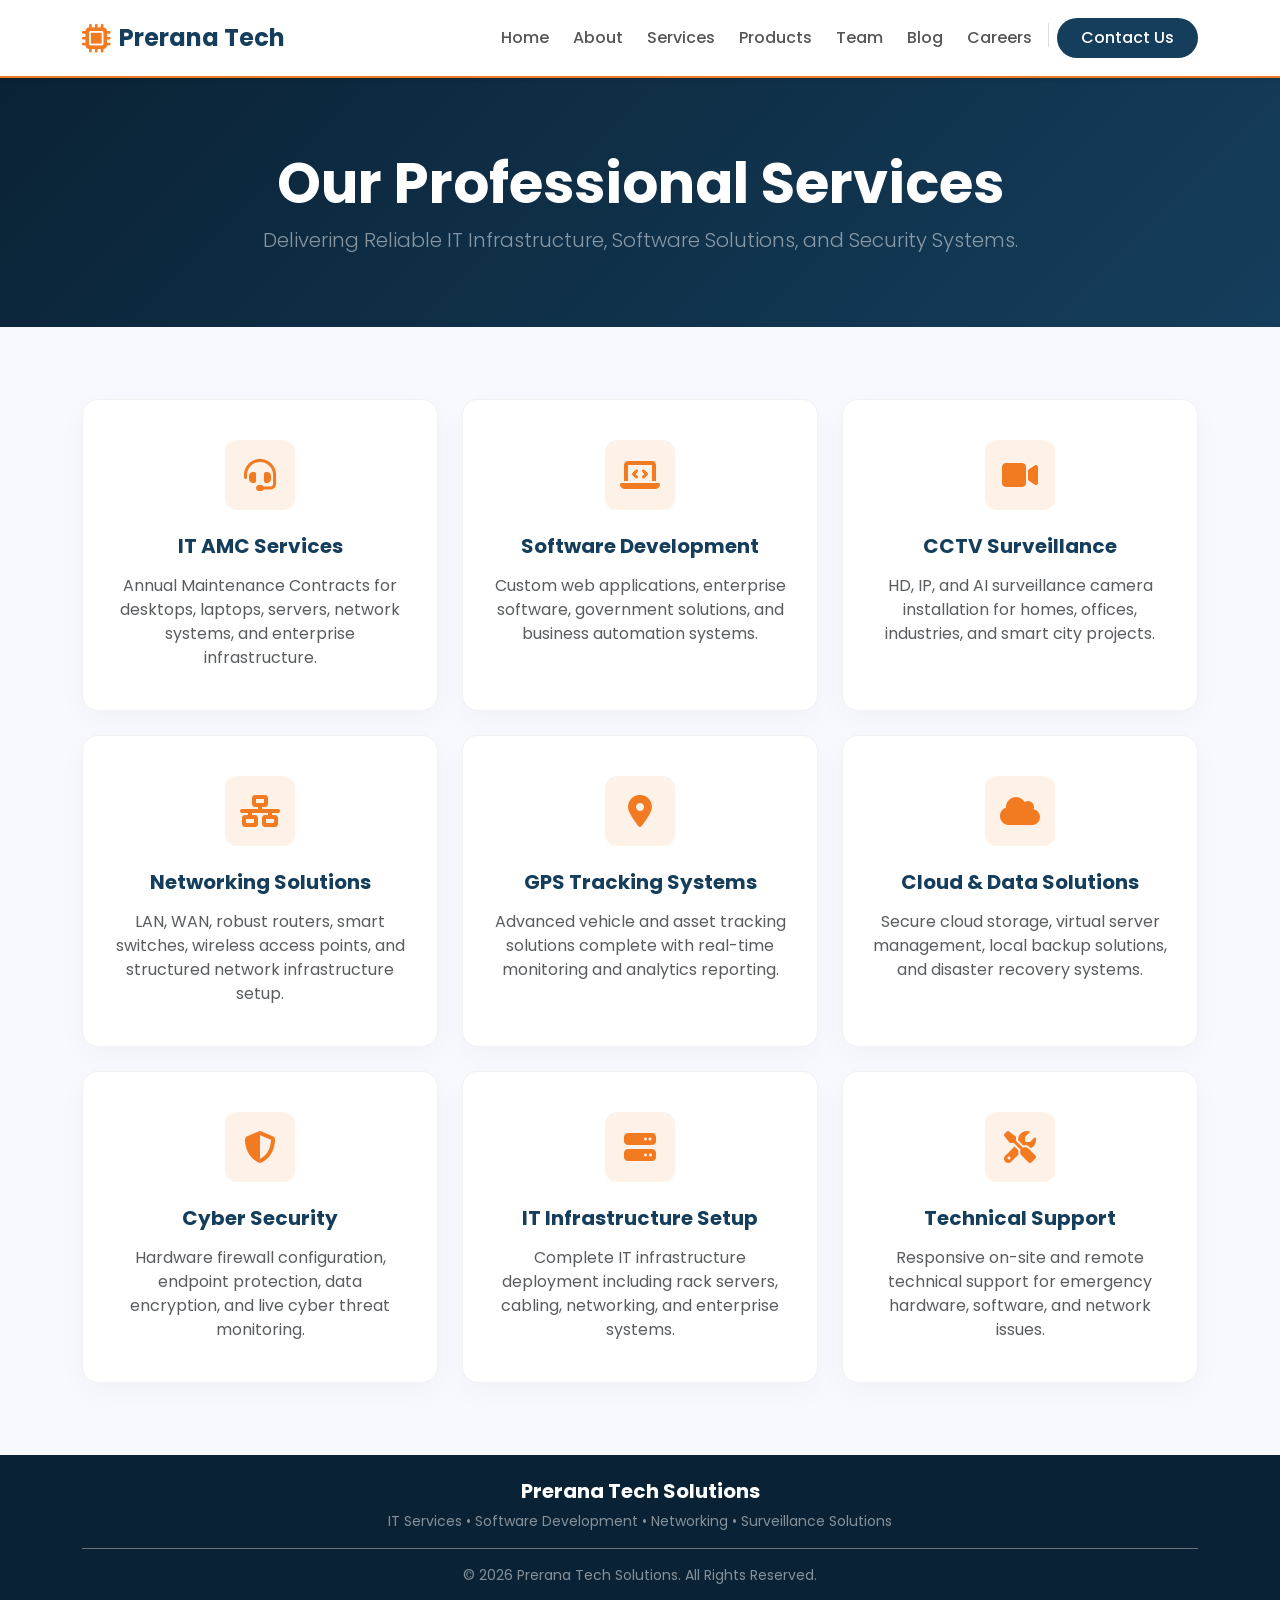
<file: services.html>
<!DOCTYPE html>
<html lang="en">
<head>
    <meta charset="UTF-8">
    <meta name="viewport" content="width=device-width, initial-scale=1.0">
    <title>Services | Prerana Tech Solutions</title>
    <link href="https://fonts.googleapis.com/css2?family=Poppins:wght@300;400;600;700&display=swap" rel="stylesheet">
    <link href="https://cdn.jsdelivr.net/npm/bootstrap@5.3.2/dist/css/bootstrap.min.css" rel="stylesheet">
    <link href="https://cdnjs.cloudflare.com/ajax/libs/font-awesome/6.5.0/css/all.min.css" rel="stylesheet">
    <link rel="stylesheet" href="style.css">
</head>
<body class="d-flex flex-column min-vh-100">

    <nav class="navbar navbar-expand-lg sticky-top custom-navbar shadow-sm">
        <div class="container">
            <a class="navbar-brand fw-bold d-flex align-items-center gap-2" href="index.html">
                <i class="fa-solid fa-microchip brand-icon"></i> 
                <span>Prerana Tech</span>
            </a>
            <button class="navbar-toggler" type="button" data-bs-toggle="collapse" data-bs-target="#navbarNav" aria-controls="navbarNav" aria-expanded="false" aria-label="Toggle navigation">
                <i class="fa-solid fa-bars"></i>
            </button>
            <div class="collapse navbar-collapse justify-content-end" id="navbarNav">
                <ul class="navbar-nav align-items-center gap-2">
    <li class="nav-item"><a class="nav-link" href="index.html">Home</a></li>
    <li class="nav-item"><a class="nav-link" href="about.html">About</a></li>
    <li class="nav-item"><a class="nav-link" href="services.html">Services</a></li>
    <li class="nav-item"><a class="nav-link" href="products.html">Products</a></li>
    <li class="nav-item"><a class="nav-link" href="Team.html">Team</a></li>
    
    <li class="nav-item"><a class="nav-link" href="blog.html">Blog</a></li>
    <li class="nav-item"><a class="nav-link" href="careers.html">Careers</a></li>
    
    <li class="nav-item d-none d-lg-block"><span class="nav-divider" style="width: 1px; height: 24px; background: #ddd; display: inline-block;"></span></li>
    <li class="nav-item mt-2 mt-lg-0">
        <a class="nav-link btn-contact bg-orange" href="contact.html">Contact Us</a>
    </li>
</ul>
            </div>
        </div>
    </nav>

    <main class="flex-grow-1 bg-light-gray">

        <section class="py-5 text-center text-white" style="background: linear-gradient(135deg, var(--brand-blue-dark) 0%, var(--brand-blue) 100%);">
            <div class="container py-4">
                <h1 class="display-4 fw-bold">Our Professional Services</h1>
                <p class="lead text-white-50 mb-0">Delivering Reliable IT Infrastructure, Software Solutions, and Security Systems.</p>
            </div>
        </section>

        <section class="py-5">
            <div class="container py-4">
                <div class="row g-4">

                    <div class="col-md-6 col-lg-4">
                        <div class="custom-card h-100 text-center">
                            <div class="icon-box mx-auto mb-4">
                                <i class="fa-solid fa-headset"></i>
                            </div>
                            <h5 class="fw-bold mb-3 text-blue">IT AMC Services</h5>
                            <p class="text-muted mb-0">Annual Maintenance Contracts for desktops, laptops, servers, network systems, and enterprise infrastructure.</p>
                        </div>
                    </div>

                    <div class="col-md-6 col-lg-4">
                        <div class="custom-card h-100 text-center">
                            <div class="icon-box mx-auto mb-4">
                                <i class="fa-solid fa-laptop-code"></i>
                            </div>
                            <h5 class="fw-bold mb-3 text-blue">Software Development</h5>
                            <p class="text-muted mb-0">Custom web applications, enterprise software, government solutions, and business automation systems.</p>
                        </div>
                    </div>

                    <div class="col-md-6 col-lg-4">
                        <div class="custom-card h-100 text-center">
                            <div class="icon-box mx-auto mb-4">
                                <i class="fa-solid fa-video"></i>
                            </div>
                            <h5 class="fw-bold mb-3 text-blue">CCTV Surveillance</h5>
                            <p class="text-muted mb-0">HD, IP, and AI surveillance camera installation for homes, offices, industries, and smart city projects.</p>
                        </div>
                    </div>

                    <div class="col-md-6 col-lg-4">
                        <div class="custom-card h-100 text-center">
                            <div class="icon-box mx-auto mb-4">
                                <i class="fa-solid fa-network-wired"></i>
                            </div>
                            <h5 class="fw-bold mb-3 text-blue">Networking Solutions</h5>
                            <p class="text-muted mb-0">LAN, WAN, robust routers, smart switches, wireless access points, and structured network infrastructure setup.</p>
                        </div>
                    </div>

                    <div class="col-md-6 col-lg-4">
                        <div class="custom-card h-100 text-center">
                            <div class="icon-box mx-auto mb-4">
                                <i class="fa-solid fa-location-dot"></i>
                            </div>
                            <h5 class="fw-bold mb-3 text-blue">GPS Tracking Systems</h5>
                            <p class="text-muted mb-0">Advanced vehicle and asset tracking solutions complete with real-time monitoring and analytics reporting.</p>
                        </div>
                    </div>

                    <div class="col-md-6 col-lg-4">
                        <div class="custom-card h-100 text-center">
                            <div class="icon-box mx-auto mb-4">
                                <i class="fa-solid fa-cloud"></i>
                            </div>
                            <h5 class="fw-bold mb-3 text-blue">Cloud & Data Solutions</h5>
                            <p class="text-muted mb-0">Secure cloud storage, virtual server management, local backup solutions, and disaster recovery systems.</p>
                        </div>
                    </div>

                    <div class="col-md-6 col-lg-4">
                        <div class="custom-card h-100 text-center">
                            <div class="icon-box mx-auto mb-4">
                                <i class="fa-solid fa-shield-halved"></i>
                            </div>
                            <h5 class="fw-bold mb-3 text-blue">Cyber Security</h5>
                            <p class="text-muted mb-0">Hardware firewall configuration, endpoint protection, data encryption, and live cyber threat monitoring.</p>
                        </div>
                    </div>

                    <div class="col-md-6 col-lg-4">
                        <div class="custom-card h-100 text-center">
                            <div class="icon-box mx-auto mb-4">
                                <i class="fa-solid fa-server"></i>
                            </div>
                            <h5 class="fw-bold mb-3 text-blue">IT Infrastructure Setup</h5>
                            <p class="text-muted mb-0">Complete IT infrastructure deployment including rack servers, cabling, networking, and enterprise systems.</p>
                        </div>
                    </div>

                    <div class="col-md-6 col-lg-4">
                        <div class="custom-card h-100 text-center">
                            <div class="icon-box mx-auto mb-4">
                                <i class="fa-solid fa-screwdriver-wrench"></i>
                            </div>
                            <h5 class="fw-bold mb-3 text-blue">Technical Support</h5>
                            <p class="text-muted mb-0">Responsive on-site and remote technical support for emergency hardware, software, and network issues.</p>
                        </div>
                    </div>

                </div>
            </div>
        </section>

    </main>

    <footer class="custom-footer text-center py-4">
        <div class="container">
            <h5 class="fw-bold mb-2">Prerana Tech Solutions</h5>
            <p class="small text-white-50 mb-3">
                IT Services • Software Development • Networking • Surveillance Solutions
            </p>
            <div class="border-top border-secondary pt-3 mt-3">
                <p class="mb-0 small text-white-50">© 2026 Prerana Tech Solutions. All Rights Reserved.</p>
            </div>
        </div>
    </footer>

    <script src="https://cdn.jsdelivr.net/npm/bootstrap@5.3.2/dist/js/bootstrap.bundle.min.js"></script>
</body>
</html>
</file>
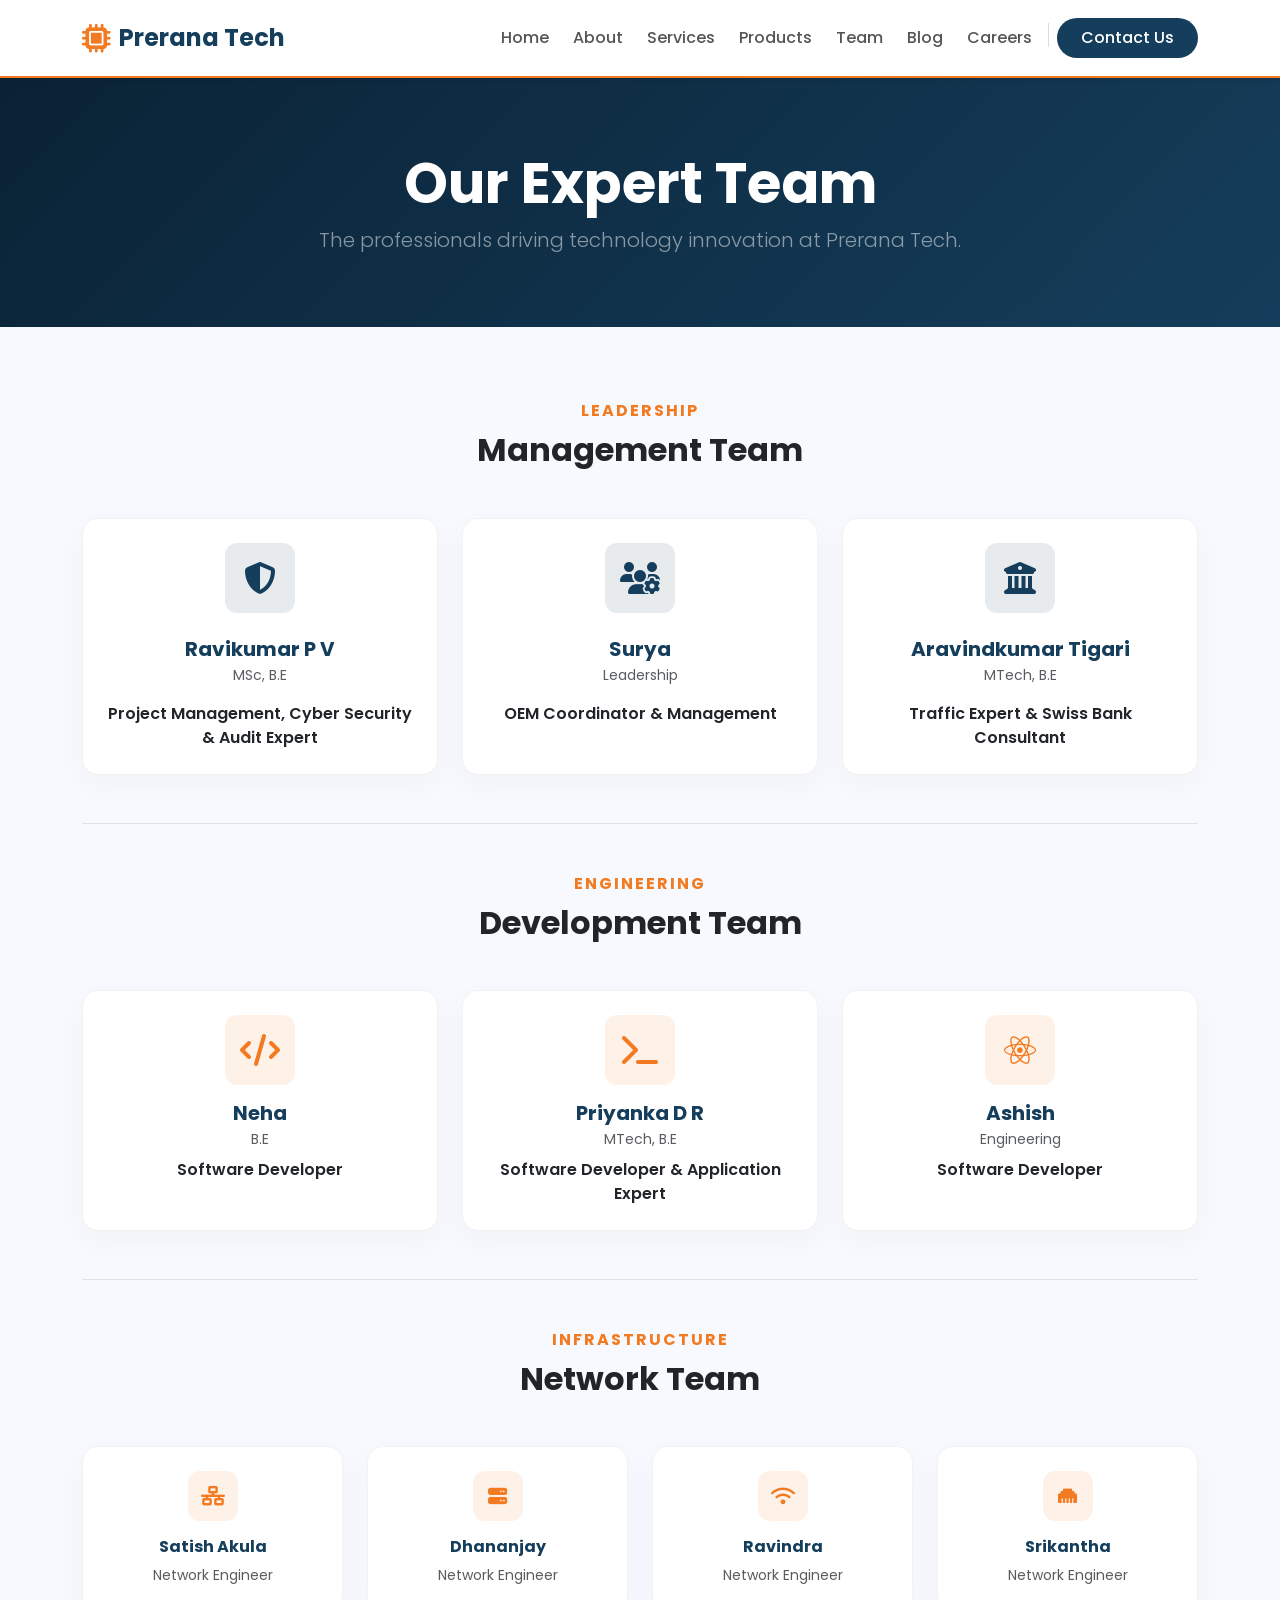
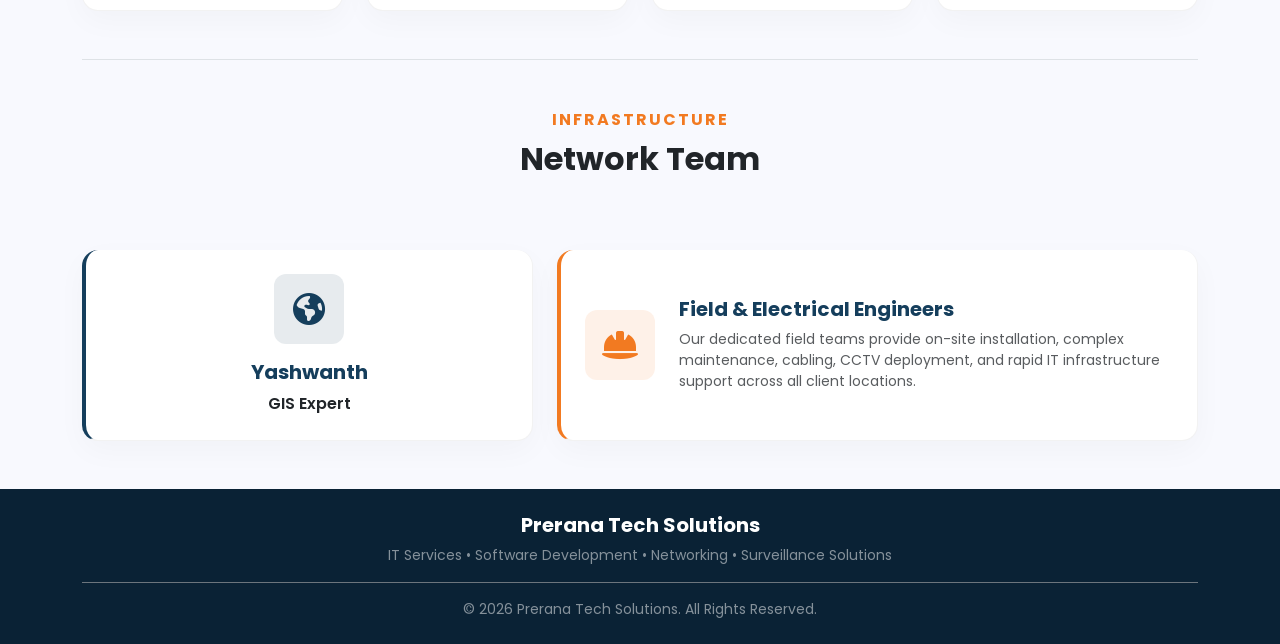
<file: Team.html>
<!DOCTYPE html>
<html lang="en">
<head>
    <meta charset="UTF-8">
    <meta name="viewport" content="width=device-width, initial-scale=1.0">
    <title>Our Team | Prerana Tech Solutions</title>
    <link href="https://fonts.googleapis.com/css2?family=Poppins:wght@300;400;600;700&display=swap" rel="stylesheet">
    <link href="https://cdn.jsdelivr.net/npm/bootstrap@5.3.2/dist/css/bootstrap.min.css" rel="stylesheet">
    <link href="https://cdnjs.cloudflare.com/ajax/libs/font-awesome/6.5.0/css/all.min.css" rel="stylesheet">
    <link rel="stylesheet" href="style.css">
</head>
<body class="d-flex flex-column min-vh-100">

    <nav class="navbar navbar-expand-lg sticky-top custom-navbar shadow-sm">
        <div class="container">
            <a class="navbar-brand fw-bold d-flex align-items-center gap-2" href="index.html">
                <i class="fa-solid fa-microchip brand-icon"></i> 
                <span>Prerana Tech</span>
            </a>
            <button class="navbar-toggler" type="button" data-bs-toggle="collapse" data-bs-target="#navbarNav" aria-controls="navbarNav" aria-expanded="false" aria-label="Toggle navigation">
                <i class="fa-solid fa-bars"></i>
            </button>
            <div class="collapse navbar-collapse justify-content-end" id="navbarNav">
                <ul class="navbar-nav align-items-center gap-2">
    <li class="nav-item"><a class="nav-link" href="index.html">Home</a></li>
    <li class="nav-item"><a class="nav-link" href="about.html">About</a></li>
    <li class="nav-item"><a class="nav-link" href="services.html">Services</a></li>
    <li class="nav-item"><a class="nav-link" href="products.html">Products</a></li>
    <li class="nav-item"><a class="nav-link" href="Team.html">Team</a></li>
    
    <li class="nav-item"><a class="nav-link" href="blog.html">Blog</a></li>
    <li class="nav-item"><a class="nav-link" href="careers.html">Careers</a></li>
    
    <li class="nav-item d-none d-lg-block"><span class="nav-divider" style="width: 1px; height: 24px; background: #ddd; display: inline-block;"></span></li>
    <li class="nav-item mt-2 mt-lg-0">
        <a class="nav-link btn-contact bg-orange" href="contact.html">Contact Us</a>
    </li>
</ul>
            </div>
        </div>
    </nav>

    <main class="flex-grow-1 bg-light-gray">

        <section class="py-5 text-center text-white" style="background: linear-gradient(135deg, var(--brand-blue-dark) 0%, var(--brand-blue) 100%);">
            <div class="container py-4">
                <h1 class="display-4 fw-bold">Our Expert Team</h1>
                <p class="lead text-white-50 mb-0">The professionals driving technology innovation at Prerana Tech.</p>
            </div>
        </section>

        <div class="container py-5">

            <div class="text-center mb-5 mt-4">
                <span class="text-orange fw-bold text-uppercase tracking-wider">Leadership</span>
                <h2 class="fw-bold text-dark mt-2">Management Team</h2>
            </div>

            <div class="row g-4 mb-5">
                <div class="col-md-4">
                    <div class="custom-card h-100 text-center p-4">
                        <div class="icon-box mx-auto mb-4" style="background-color: rgba(21, 62, 92, 0.1); color: var(--brand-blue);">
                            <i class="fa-solid fa-shield-halved"></i>
                        </div>
                        <h5 class="fw-bold text-blue mb-1">Ravikumar P V</h5>
                        <p class="text-muted small mb-3">MSc, B.E</p>
                        <p class="mb-0 fw-semibold text-dark">Project Management, Cyber Security & Audit Expert</p>
                    </div>
                </div>

                <div class="col-md-4">
                    <div class="custom-card h-100 text-center p-4">
                        <div class="icon-box mx-auto mb-4" style="background-color: rgba(21, 62, 92, 0.1); color: var(--brand-blue);">
                            <i class="fa-solid fa-users-gear"></i>
                        </div>
                        <h5 class="fw-bold text-blue mb-1">Surya</h5>
                        <p class="text-muted small mb-3">Leadership</p>
                        <p class="mb-0 fw-semibold text-dark">OEM Coordinator & Management</p>
                    </div>
                </div>

                <div class="col-md-4">
                    <div class="custom-card h-100 text-center p-4">
                        <div class="icon-box mx-auto mb-4" style="background-color: rgba(21, 62, 92, 0.1); color: var(--brand-blue);">
                            <i class="fa-solid fa-building-columns"></i>
                        </div>
                        <h5 class="fw-bold text-blue mb-1">Aravindkumar Tigari</h5>
                        <p class="text-muted small mb-3">MTech, B.E</p>
                        <p class="mb-0 fw-semibold text-dark">Traffic Expert & Swiss Bank Consultant</p>
                    </div>
                </div>
            </div>

            <div class="text-center mb-5 mt-5 border-top pt-5">
                <span class="text-orange fw-bold text-uppercase tracking-wider">Engineering</span>
                <h2 class="fw-bold text-dark mt-2">Development Team</h2>
            </div>

            <div class="row g-4 mb-5">
                <div class="col-md-4">
                    <div class="custom-card h-100 text-center p-4">
                        <div class="icon-box mx-auto mb-3">
                            <i class="fa-solid fa-code"></i>
                        </div>
                        <h5 class="fw-bold text-blue mb-1">Neha</h5>
                        <p class="text-muted small mb-2">B.E</p>
                        <p class="mb-0 fw-semibold text-dark">Software Developer</p>
                    </div>
                </div>

                <div class="col-md-4">
                    <div class="custom-card h-100 text-center p-4">
                        <div class="icon-box mx-auto mb-3">
                            <i class="fa-solid fa-terminal"></i>
                        </div>
                        <h5 class="fw-bold text-blue mb-1">Priyanka D R</h5>
                        <p class="text-muted small mb-2">MTech, B.E</p>
                        <p class="mb-0 fw-semibold text-dark">Software Developer & Application Expert</p>
                    </div>
                </div>

                <div class="col-md-4">
                    <div class="custom-card h-100 text-center p-4">
                        <div class="icon-box mx-auto mb-3">
                            <i class="fa-brands fa-react"></i>
                        </div>
                        <h5 class="fw-bold text-blue mb-1">Ashish</h5>
                        <p class="text-muted small mb-2">Engineering</p>
                        <p class="mb-0 fw-semibold text-dark">Software Developer</p>
                    </div>
                </div>
            </div>

            <div class="text-center mb-5 mt-5 border-top pt-5">
                <span class="text-orange fw-bold text-uppercase tracking-wider">Infrastructure</span>
                <h2 class="fw-bold text-dark mt-2">Network Team</h2>
            </div>

            <div class="row g-4 mb-5">
                <div class="col-md-3">
                    <div class="custom-card h-100 text-center p-4">
                        <div class="icon-box mx-auto mb-3" style="width: 50px; height: 50px; font-size: 1.2rem;">
                            <i class="fa-solid fa-network-wired"></i>
                        </div>
                        <h6 class="fw-bold text-blue mb-2">Satish Akula</h6>
                        <p class="mb-0 small text-muted">Network Engineer</p>
                    </div>
                </div>

                <div class="col-md-3">
                    <div class="custom-card h-100 text-center p-4">
                        <div class="icon-box mx-auto mb-3" style="width: 50px; height: 50px; font-size: 1.2rem;">
                            <i class="fa-solid fa-server"></i>
                        </div>
                        <h6 class="fw-bold text-blue mb-2">Dhananjay</h6>
                        <p class="mb-0 small text-muted">Network Engineer</p>
                    </div>
                </div>

                <div class="col-md-3">
                    <div class="custom-card h-100 text-center p-4">
                        <div class="icon-box mx-auto mb-3" style="width: 50px; height: 50px; font-size: 1.2rem;">
                            <i class="fa-solid fa-wifi"></i>
                        </div>
                        <h6 class="fw-bold text-blue mb-2">Ravindra</h6>
                        <p class="mb-0 small text-muted">Network Engineer</p>
                    </div>
                </div>

                <div class="col-md-3">
                    <div class="custom-card h-100 text-center p-4">
                        <div class="icon-box mx-auto mb-3" style="width: 50px; height: 50px; font-size: 1.2rem;">
                            <i class="fa-solid fa-ethernet"></i>
                        </div>
                        <h6 class="fw-bold text-blue mb-2">Srikantha</h6>
                        <p class="mb-0 small text-muted">Network Engineer</p>
                    </div>
                </div>
            </div>

            <div class="text-center mb-5 mt-5 border-top pt-5">
                <span class="text-orange fw-bold text-uppercase tracking-wider">Infrastructure</span>
                <h2 class="fw-bold text-dark mt-2">Network Team</h2>
            </div>

            <div class="row g-4 mt-2 justify-content-center">
                <div class="col-md-5">
                    <div class="custom-card h-100 text-center p-4 border-top-0" style="border-left: 4px solid var(--brand-blue);">
                        <div class="icon-box mx-auto mb-3" style="background-color: rgba(21, 62, 92, 0.1); color: var(--brand-blue);">
                            <i class="fa-solid fa-earth-americas"></i>
                        </div>
                        <h5 class="fw-bold text-blue mb-2">Yashwanth</h5>
                        <p class="mb-0 fw-semibold text-dark">GIS Expert</p>
                    </div>
                </div>

                <div class="col-md-7">
                    <div class="custom-card h-100 p-4 border-top-0 d-flex align-items-center" style="border-left: 4px solid var(--brand-orange);">
                        <div class="icon-box flex-shrink-0 me-4">
                            <i class="fa-solid fa-helmet-safety"></i>
                        </div>
                        <div>
                            <h5 class="fw-bold text-blue mb-2">Field & Electrical Engineers</h5>
                            <p class="mb-0 text-muted small">Our dedicated field teams provide on-site installation, complex maintenance, cabling, CCTV deployment, and rapid IT infrastructure support across all client locations.</p>
                        </div>
                    </div>
                </div>
            </div>

        </div>
    </main>

    <footer class="custom-footer text-center py-4">
        <div class="container">
            <h5 class="fw-bold mb-2">Prerana Tech Solutions</h5>
            <p class="small text-white-50 mb-3">
                IT Services • Software Development • Networking • Surveillance Solutions
            </p>
            <div class="border-top border-secondary pt-3 mt-3">
                <p class="mb-0 small text-white-50">© 2026 Prerana Tech Solutions. All Rights Reserved.</p>
            </div>
        </div>
    </footer>

    <script src="https://cdn.jsdelivr.net/npm/bootstrap@5.3.2/dist/js/bootstrap.bundle.min.js"></script>
</body>
</html>
</file>
<file: style.css>
/* =========================================
   1. VARIABLES & BASE STYLES
========================================= */
:root {
    /* Exact colors pulled from your logo */
    --brand-blue: #153E5C; 
    --brand-blue-dark: #0a2235;
    --brand-orange: #F27A21;
    --brand-orange-hover: #d96615;
    --bg-light: #f8f9fe;
}

body {
    font-family: 'Poppins', sans-serif;
    color: #333;
    background-color: #ffffff;
}

/* Helper Classes */
.text-orange { color: var(--brand-orange) !important; }
.text-blue { color: var(--brand-blue) !important; }
.bg-light-gray { background-color: var(--bg-light); }
.tracking-wider { letter-spacing: 2px; }

/* Buttons */
.btn-orange {
    background-color: var(--brand-orange);
    color: white;
    border: none;
    transition: all 0.3s ease;
}
.btn-orange:hover {
    background-color: var(--brand-orange-hover);
    color: white;
    transform: translateY(-2px);
}
.btn-blue {
    background-color: var(--brand-blue);
    color: white;
    border: none;
    transition: all 0.3s ease;
}
.btn-blue:hover {
    background-color: var(--brand-blue-dark);
    color: white;
    transform: translateY(-2px);
}

/* =========================================
   2. NAVBAR
========================================= */
.custom-navbar {
    background-color: rgba(255, 255, 255, 0.98);
    backdrop-filter: blur(10px);
    padding: 15px 0;
    border-bottom: 2px solid var(--brand-orange);
}

.custom-navbar .navbar-brand {
    color: var(--brand-blue) !important;
    font-size: 1.5rem;
}

.brand-icon {
    color: var(--brand-orange);
    font-size: 1.8rem;
}

.custom-navbar .nav-link {
    color: #555 !important;
    font-weight: 500;
    padding: 8px 16px;
    border-radius: 6px;
    transition: all 0.3s ease;
}

/* Specifically targeting the Contact button in the navbar to override the grey text */
.custom-navbar .nav-link.btn-contact {
    background-color: var(--brand-blue) !important;
    color: #ffffff !important; /* Forces the text to be pure white */
    border-radius: 50px;
    padding: 8px 24px !important;
    transition: all 0.3s ease;
}

.custom-navbar .nav-link.btn-contact:hover {
    background-color: var(--brand-orange) !important;
    color: #ffffff !important; /* Keeps it white on hover */
    box-shadow: 0 4px 15px rgba(255, 107, 0, 0.3);
}

.custom-navbar .nav-link:hover, 
.custom-navbar .nav-link.active {
    color: var(--brand-orange) !important;
    background-color: rgba(242, 122, 33, 0.05);
}

.btn-contact {
    background-color: var(--brand-blue) !important;
    color: white !important;
    border-radius: 50px;
    padding: 8px 24px !important;
}

.btn-contact:hover {
    background-color: var(--brand-orange) !important;
    box-shadow: 0 4px 15px rgba(242, 122, 33, 0.3);
}

.nav-divider {
    width: 1px;
    height: 24px;
    background-color: #ddd;
    display: inline-block;
}

/* =========================================
   3. HERO SECTION
========================================= */
.hero-section {
    background: linear-gradient(135deg, var(--brand-blue-dark) 0%, var(--brand-blue) 100%);
    position: relative;
    padding: 120px 0 100px 0;
    overflow: hidden;
}

/* Adds a subtle circuit-board-like glow effect to the background */
.hero-section::before {
    content: '';
    position: absolute;
    top: -50%;
    left: -50%;
    width: 200%;
    height: 200%;
    background: radial-gradient(circle, rgba(242,122,33,0.1) 0%, rgba(0,0,0,0) 50%);
    animation: pulse 15s infinite linear;
}

.hero-content {
    position: relative;
    z-index: 2;
}

.hero-title {
    line-height: 1.2;
    text-shadow: 0 4px 20px rgba(0,0,0,0.3);
}

.hero-subtitle {
    color: rgba(255,255,255,0.8);
    max-width: 800px;
    margin: 0 auto;
}

@keyframes pulse {
    0% { transform: scale(1); }
    50% { transform: scale(1.1); }
    100% { transform: scale(1); }
}

/* =========================================
   4. ABOUT & IMAGE HOVER
========================================= */
.image-wrapper {
    transition: transform 0.4s ease;
}
.image-wrapper:hover {
    transform: scale(1.02);
}
.hero-img {
    transition: filter 0.4s ease;
}
.image-wrapper:hover .hero-img {
    filter: brightness(1.1);
}

/* =========================================
   5. SERVICES CARDS
========================================= */
.custom-card {
    background: #ffffff;
    padding: 40px 30px;
    border-radius: 16px;
    border: 1px solid rgba(0,0,0,0.05);
    box-shadow: 0 10px 30px rgba(0,0,0,0.03);
    transition: all 0.4s cubic-bezier(0.165, 0.84, 0.44, 1);
    position: relative;
    overflow: hidden;
}

/* Orange top border that expands on hover */
.custom-card::before {
    content: "";
    position: absolute;
    top: 0;
    left: 0;
    width: 100%;
    height: 4px;
    background-color: var(--brand-orange);
    transform: scaleX(0);
    transform-origin: left;
    transition: transform 0.4s ease;
}

.custom-card:hover {
    transform: translateY(-10px);
    box-shadow: 0 20px 40px rgba(21, 62, 92, 0.1);
}

.custom-card:hover::before {
    transform: scaleX(1);
}

.icon-box {
    width: 70px;
    height: 70px;
    background-color: rgba(242, 122, 33, 0.1);
    color: var(--brand-orange);
    border-radius: 12px;
    display: flex;
    align-items: center;
    justify-content: center;
    font-size: 2rem;
    transition: all 0.4s ease;
}

.custom-card:hover .icon-box {
    background-color: var(--brand-orange);
    color: white;
    transform: rotate(5deg) scale(1.1);
}

/* =========================================
   6. STATS SECTION
========================================= */
.stats-section {
    background: linear-gradient(135deg, var(--brand-orange) 0%, var(--brand-orange-hover) 100%);
}

.stat-item h2 {
    text-shadow: 0 2px 10px rgba(0,0,0,0.2);
}

/* =========================================
   7. FOOTER
========================================= */
.custom-footer {
    background-color: var(--brand-blue-dark);
    color: white;
}
</file>
